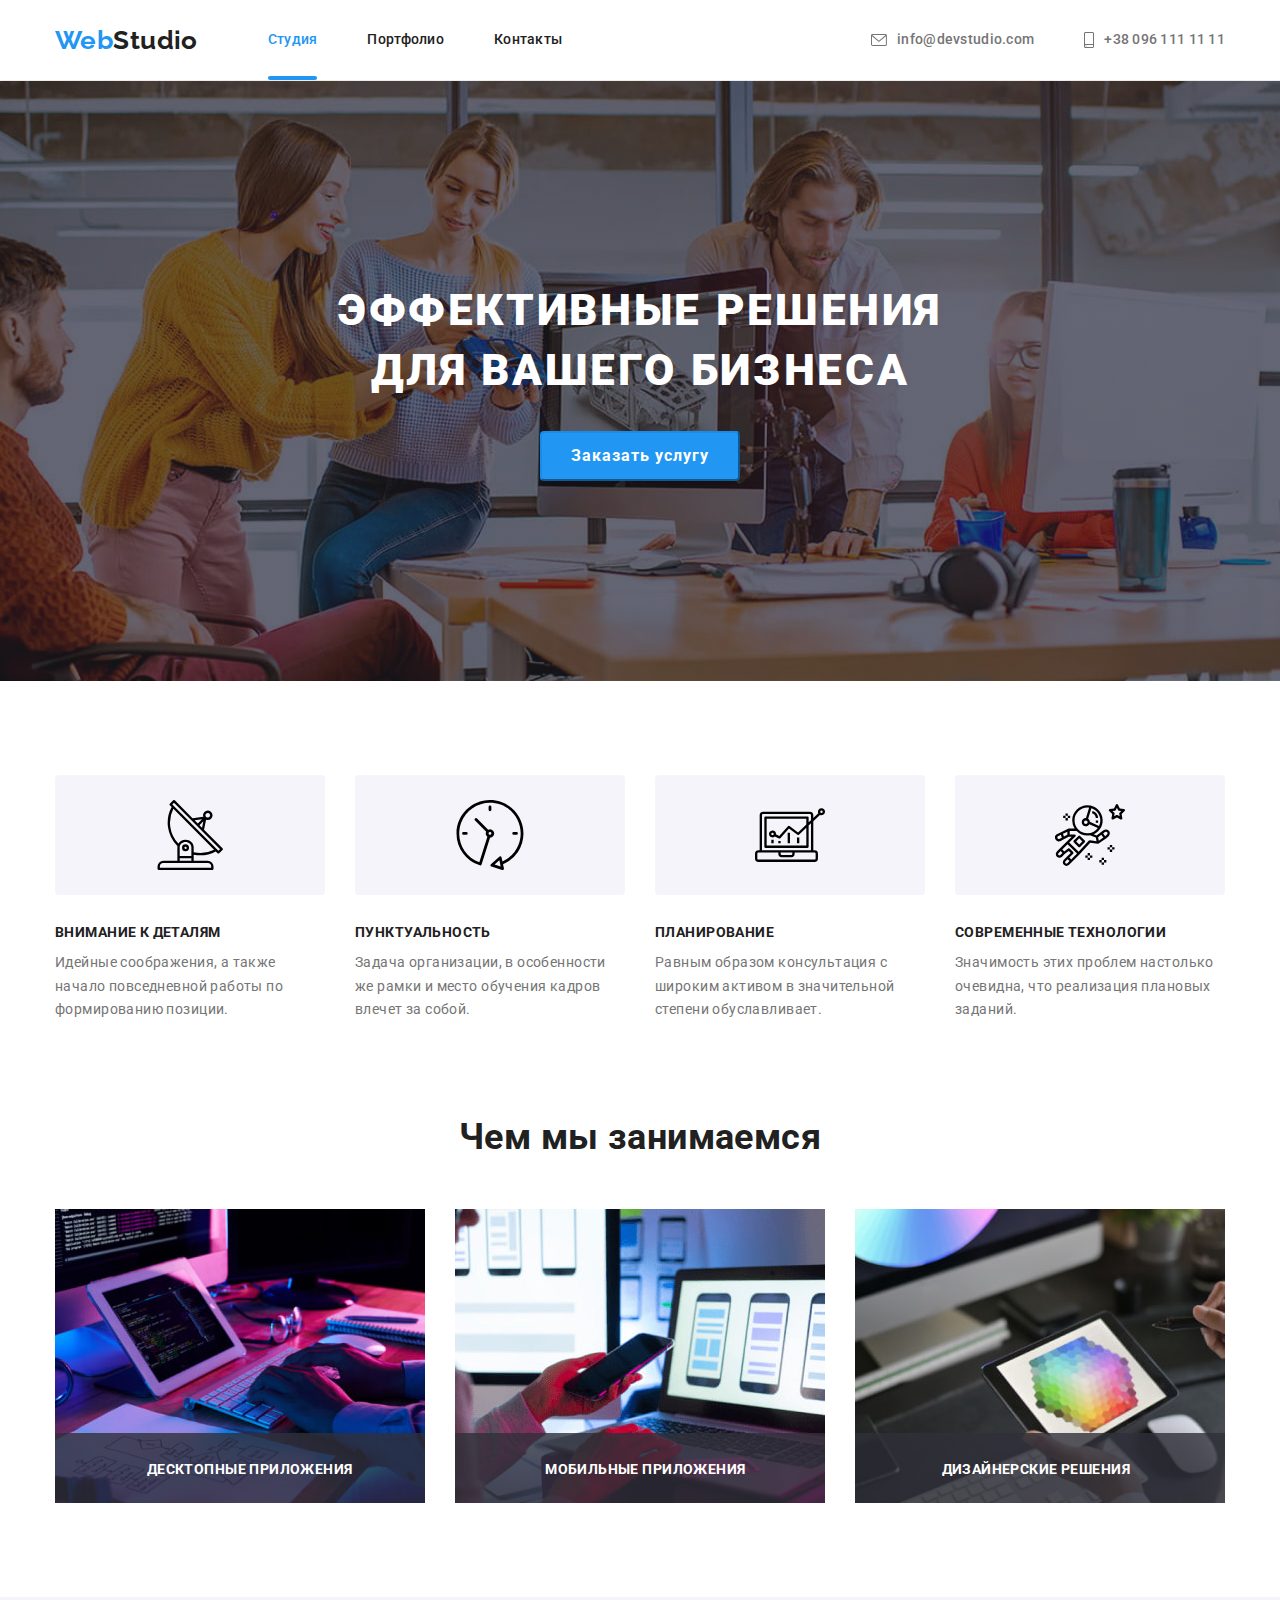
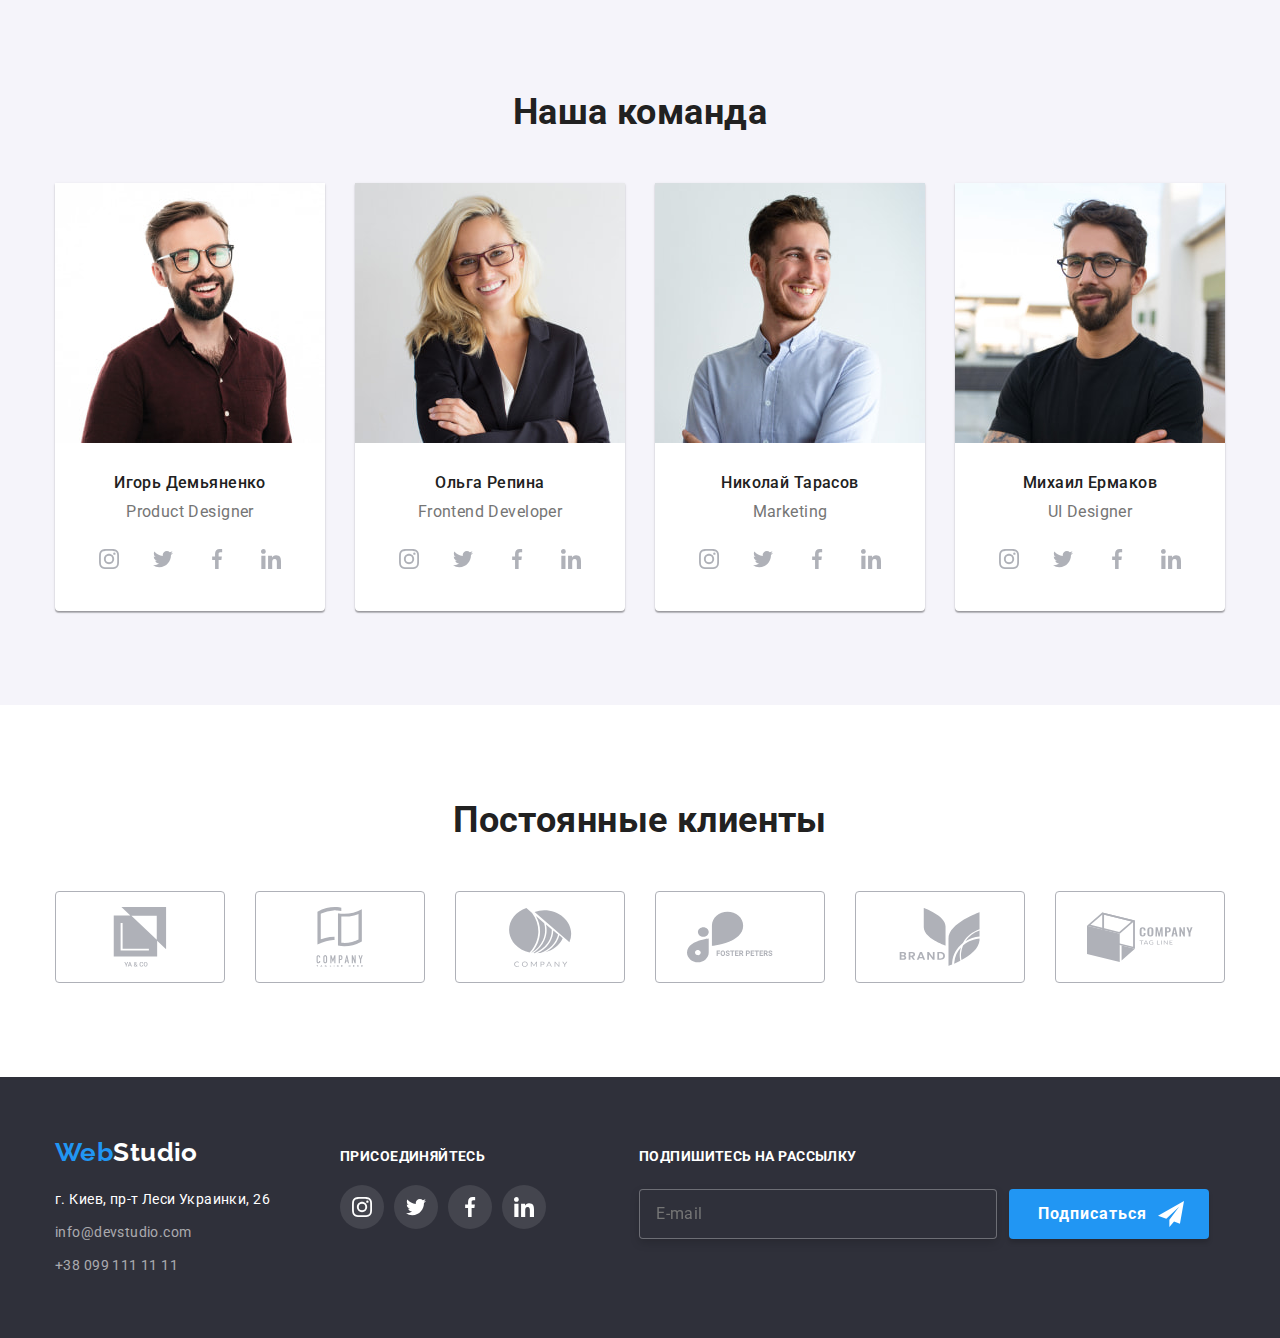
<file: index.html>
<!DOCTYPE html>
<html lang="ru">

<head>
  <meta charset="UTF-8">
  <meta http-equiv="X-UA-Compatible" content="IE=edge">
  <meta name="viewport" content="width=device-width, initial-scale=1.0">
  <title>WebStudio</title>
  <link rel="preconnect" href="https://fonts.googleapis.com">
  <link rel="preconnect" href="https://fonts.gstatic.com" crossorigin>
  <link href="https://fonts.googleapis.com/css2?family=Raleway:wght@700&family=Roboto:wght@400;500;700;900&display=swap"
    rel="stylesheet">
  <link rel="stylesheet" href="https://cdnjs.cloudflare.com/ajax/libs/modern-normalize/1.1.0/modern-normalize.min.css">
  <link rel="stylesheet" href="./css/styles.css">
</head>

<body>
  <!-- Шапака сайта -->
  <header class="header ">
    <div class="container container-nav">
      <nav class="navigation">
        <a class="logo" href="./index.html">Web<span class="logo-header">Studio</span></a>
        <ul class="list-force header-navigation">
          <li class="site-nav"><a class="link carent" href="./index.html">Студия</a></li>
          <li class="site-nav"><a class="link" href="./portfolio.html">Портфолио</a></li>
          <li class="site-nav"><a class="link" href="#Контакти">Контакты</a></li>
        </ul>
      </nav>
      <ul class="mail-nav">
        <li class="site-nav link-hover"><a class="force-contact link" href="mailto:info@devstudio.com"><svg
              class="svg-header" width="16" height="12">
              <use href="./images/sprite.svg#icon-envelope"></use>
            </svg> info@devstudio.com</a></li>
        <li class="site-nav"><a class="force-contact link" href="tel:+380961111111"><svg class="svg-header" width="10"
              height="16">
              <use href="./images/sprite.svg#icon-smartphone"></use>
            </svg> +38 096 111 11 11</a></li>
      </ul>
    </div>
  </header>
  <!-- мейн-контент -->
  <main>
    <section class="main-section section">
      <div class="container">
        <h1 class="main-title">Эффективные решения для вашего бизнеса</h1>
        <div class="conteiner-main-btn">
          <button class="main-btn" type="button" data-modal-open>Заказать услугу</button>
        </div>
        <!-- модельне вікно -->
        <div class="back-drop is-hidden" data-modal>
          <div class="model-wraper">
            <button class="btn-back-drop" type="button" data-modal-close>
              <svg class="svg-btn-close" width="11" height="11">
                <use href="./images/sprite.svg#icon-closed"></use>
              </svg>
            </button>
            <!-- форма модального вікна -->
            <form class="form-wraper" autocomplete="off">
              <stirike class="title-form-back-drop">Оставьте свои данные, мы вам перезвоним</stirike>
              <div class="container-form-wraper">
                <input class="input-wraper" type="text" name="user-name" placeholder=" " id="name">
                <label class="lable-wraper" for="name">Имя
                </label>
                <span class="form-wraper-swg">
                  <svg height="12" width="12">
                    <use href="./images/sprite.svg#icon-Vector-5"></use>
                  </svg>
                </span>
              </div>
              <div class="container-form-wraper">
                <input class="input-wraper" type="tel" name="user-telephone" placeholder=" " id="telephone">
                <label class="lable-wraper" for="telephone">Телефон
                </label>
                <span class="form-wraper-swg">
                  <svg height="13" width="13">
                    <use href="./images/sprite.svg#icon-Vector-6"></use>
                  </svg>
                </span>
              </div>
              <div class="container-form-wraper">
                <input class="input-wraper" type="email" name="user-email" placeholder=" " id="email-address">
                <label class="lable-wraper" for="email-address">Почта
                </label>
                <span class="form-wraper-swg">
                  <svg height="15" width="12">
                    <use href="./images/sprite.svg#icon-Vector-7"></use>
                  </svg>
                </span>
              </div>
              <div class="container-form-wraper">
                <textarea class="texterea-form-wraper" name="coments" id="coments" placeholder=" Введите текст"
                  rows="7"></textarea>
                <label class="lable-wraper texterea-lable-wraper" for="coments"> Комментарий
                </label>
              </div>
              <div class="container-wraper-private">
                <label class="label-checkbox-type" for="checkboxe-type">Соглашаюсь с рассылкой и принимаю <span><a
                      class="link-form-wraper" href="./">Условия
                      договора</a></span>
                  <input class="checkbox-private-input" type="checkbox" name="checkboxe" id="checkboxe-type">
                  <span class="custom-chechbox">
                    <svg class="swg-custom" width="16" height="15">
                      <use href="./images/sprite.svg#icon-ok"></use>
                    </svg> </span>
                </label>
              </div>
              <div class="container-wraper-button">
                <button class="main-btn" type="submit">Отправить </button>
              </div>
            </form>
          </div>
        </div>
      </div>
    </section>
    <!-- особливості -->
    <section class="section section-specifics">
      <div class="container">
        <ul class="list list-specific">
          <li class="list-item">
            <div class="div-svg-specification"><svg class="icon-specification" width="70px" height="70px">
                <use href="./images/sprite.svg#icon-Group-4"></use>
              </svg></div>
            <h3 class="list-title">Внимание к деталям</h3>
            <p>
              Идейные соображения, а также начало повседневной работы по
              формированию позиции.
            </p>
          </li>
          <li class="list-item">
            <div class="div-svg-specification"><svg class="icon-specification" width="70px" height="70px">
                <use href="./images/sprite.svg#icon-clock"></use>
              </svg></div>

            <h3 class="list-title">Пунктуальность</h3>
            <p>
              Задача организации, в особенности же рамки и место обучения кадров
              влечет за собой.
            </p>
          </li>
          <li class="list-item">
            <div class="div-svg-specification"><svg class="icon-specification" width="70px" height="70px">
                <use href="./images/sprite.svg#icon-diagram"></use>
              </svg></div>
            <h3 class="list-title">Планирование</h3>
            <p>
              Равным образом консультация с широким активом в значительной
              степени обуславливает.
            </p>
          </li>
          <li class="list-item">
            <div class="div-svg-specification">
              <svg width="70px" height="70px">
                <use href="./images/sprite.svg#icon-astronaut"></use>
              </svg>
            </div>
            <h3 class="list-title">Современные технологии</h3>
            <p>
              Значимость этих проблем настолько очевидна, что реализация
              плановых заданий.
            </p>
          </li>
        </ul>
      </div>
    </section>
    <!-- Наші послуги -->
    <section class="section section-poslygi">
      <div class="container">
        <h2 class="poslygi-title">Чем мы занимаемся</h2>
        <ul class="list list-flex">
          <li class="list-li">
            <img class="img-link" src="./images/title/work.jpg" alt="фото-работи" width="370" />
            <p class="img-poslygi-title">Десктопные приложения</p>
          </li>
          <li class="list-li">
            <img class="img-link" src="./images/title/comp.jpg" alt="фото-разметки" width="370" />
            <p class="img-poslygi-title">Мобильные приложения</p>
          </li>
          <li class="list-li">
            <img class="img-link" src="./images/title/rscolor.jpg" alt="фото-растрових-цветов" width="370" />
            <p class="img-poslygi-title">Дизайнерские решения</p>
          </li>
        </ul>
      </div>
    </section>
    <!-- наша команда -->
    <section class="tim section section-tim">
      <div class="container">
        <h2 class="cmd-title">Наша команда</h2>
        <ul class="list list-flex">
          <li class="list-cmd">
            <img class="img-link" src="./images/title/ihor-dem.jpg" alt="фото-игорь" width="270" />
            <div class="tim-title">
              <h3 class="cmd-user">Игорь Демьяненко</h3>
              <p class="cmd-prof">Product Designer</p>
              <!-- соц-мережі-->
              <ul class="socials-item">
                <li class="svg-item">
                  <a class="link-svg" href="https://www.instagram.com/" target="_blank" aria-label="иконка instagram"
                    rel="noopener norefferer">
                    <svg class="socials-svg" width="20" height="20">
                      <use href="./images/sprite.svg#icon-instagram"></use>
                    </svg>
                  </a>
                </li>
                <li class="svg-item">
                  <a class="link-svg" href="https://twitter.com/" aria-label="иконка twitter" target="_blank"
                    rel="noopener norefferer">
                    <svg class="socials-svg" width="20" height="20">
                      <use href="./images/sprite.svg#icon-twitter"></use>
                    </svg>
                  </a>
                </li>
                <li class="svg-item">
                  <a class="link-svg" href="https://www.facebook.com/" aria-label="иконка facebook" target="_blank"
                    rel="noopener norefferer">
                    <svg class="socials-svg" width="20" height="20">
                      <use href="./images/sprite.svg#icon-facebook"></use>
                    </svg>
                  </a>
                </li>
                <li class="svg-item">
                  <a class="link-svg" href="https://www.linkedin.com/" aria-label="иконка linkedin" target="_blank"
                    rel="noopener norefferer">
                    <svg class="socials-svg" width="20" height="20">
                      <use href="./images/sprite.svg#icon-linkedin"></use>
                    </svg>
                  </a>
                </li>
              </ul>
            </div>
          </li>
          <li class="list-cmd">
            <img class="img-link" src="./images/title/olga-rep.jpg" alt="фото-ольга" width="270" />
            <div class="tim-title">
              <h3 class="cmd-user">Ольга Репина</h3>
              <p class="cmd-prof">Frontend Developer</p>
              <!-- соц-мережі-- -->
              <ul class="socials-item">
                <li class="svg-item">
                  <a class="link-svg" href="https://www.instagram.com/" target="_blank" aria-label="иконка instagram"
                    target="_blank" rel="noopener norefferer">
                    <svg class="socials-svg" width="20" height="20">
                      <use href="./images/sprite.svg#icon-instagram"></use>
                    </svg>
                  </a>
                </li>
                <li class="svg-item">
                  <a class="link-svg" href="https://twitter.com/" aria-label="иконка twitter" target="_blank"
                    rel="noopener norefferer">
                    <svg class="socials-svg" width="20" height="20">
                      <use href="./images/sprite.svg#icon-twitter"></use>
                    </svg>
                  </a>
                </li>
                <li class="svg-item">
                  <a class="link-svg" href="https://www.facebook.com/" aria-label="иконка facebook" target="_blank"
                    rel="noopener norefferer">
                    <svg class="socials-svg" width="20" height="20">
                      <use href="./images/sprite.svg#icon-facebook"></use>
                    </svg>
                  </a>
                </li>
                <li class="svg-item">
                  <a class="link-svg" href="https://www.linkedin.com/" aria-label="иконка linkedin" target="_blank"
                    rel="noopener norefferer">
                    <svg class="socials-svg" width="20" height="20">
                      <use href="./images/sprite.svg#icon-linkedin"></use>
                    </svg>
                  </a>
                </li>
              </ul>
            </div>
          </li>
          <li class="list-cmd">
            <img class="img-link" src="./images/title/nikola-tar.jpg" alt="фото-николай" width="270" />
            <div class="tim-title">
              <h3 class="cmd-user">Николай Тарасов</h3>
              <p class="cmd-prof">Marketing</p>
              <!-- соц-мережі-- -->
              <ul class="socials-item">
                <li class="svg-item">
                  <a class="link-svg" href="https://www.instagram.com/" target="_blank" aria-label="иконка instagram"
                    rel="noopener norefferer">
                    <svg class="socials-svg" width="20" height="20">
                      <use href="./images/sprite.svg#icon-instagram"></use>
                    </svg>
                  </a>
                </li>
                <li class="svg-item">
                  <a class="link-svg" href="https://twitter.com/" aria-label="иконка twitter" target="_blank"
                    rel="noopener norefferer">
                    <svg class="socials-svg" width="20" height="20">
                      <use href="./images/sprite.svg#icon-twitter"></use>
                    </svg>
                  </a>
                </li>
                <li class="svg-item">
                  <a class="link-svg" href="https://www.facebook.com/" aria-label="иконка facebook" target="_blank"
                    rel="noopener norefferer">
                    <svg class="socials-svg" width="20" height="20">
                      <use href="./images/sprite.svg#icon-facebook"></use>
                    </svg>
                  </a>
                </li>
                <li class="svg-item">
                  <a class="link-svg" href="https://www.linkedin.com/" aria-label="иконка linkedin" target="_blank"
                    rel="noopener norefferer">
                    <svg class="socials-svg" width="20" height="20">
                      <use href="./images/sprite.svg#icon-linkedin"></use>
                    </svg>
                  </a>
                </li>
              </ul>
            </div>
          </li>
          <li class="list-cmd">
            <img class="img-link" src="./images/title/meh-erm.jpg" alt="фото-михаил" width="270" />
            <div class="tim-title">
              <h3 class="cmd-user">Михаил Ермаков</h3>
              <p class="cmd-prof">UI Designer</p>
              <!-- соц-мережі-- -->
              <ul class="socials-item">
                <li class="svg-item">
                  <a class="link-svg" href="https://www.instagram.com/" target="_blank" aria-label="иконка instagram"
                    target="_blank" rel="noopener norefferer">
                    <svg class="socials-svg" width="20" height="20">
                      <use href="./images/sprite.svg#icon-instagram"></use>
                    </svg>
                  </a>
                </li>
                <li class="svg-item">
                  <a class="link-svg" href="https://twitter.com/" aria-label="иконка twitter" target="_blank"
                    rel="noopener norefferer">
                    <svg class="socials-svg" width="20" height="20">
                      <use href="./images/sprite.svg#icon-twitter"></use>
                    </svg>
                  </a>
                </li>
                <li class="svg-item">
                  <a class="link-svg" href="https://www.facebook.com/" aria-label="иконка facebook" target="_blank"
                    rel="noopener norefferer">
                    <svg class="socials-svg" width="20" height="20">
                      <use href="./images/sprite.svg#icon-facebook"></use>
                    </svg>
                  </a>
                </li>
                <li class="svg-item">
                  <a class="link-svg" href="https://www.linkedin.com/" aria-label="иконка linkedin" target="_blank"
                    rel="noopener norefferer">
                    <svg class="socials-svg" width="20" height="20">
                      <use href="./images/sprite.svg#icon-linkedin"></use>
                    </svg>
                  </a>
                </li>
              </ul>
            </div>
          </li>
        </ul>
      </div>
    </section>
    <!-- Постійні клієнти -->
    <section class="section klients-company">
      <div>
        <h2 class="cmd-title">Постоянные клиенты</h2>
        <ul class="list-company">
          <li class="constant-clients">
            <a class="company-svg" href="./">
              <svg class="svg-klienty" width="106" height="60">
                <use href="./images/sprite.svg#icon-compani-1"></use>
              </svg>
            </a>
          </li>
          <li class="constant-clients">
            <a class="company-svg" href="./">
              <svg class="svg-klienty" width="106" height="60">
                <use href="./images/sprite.svg#icon-compani-2"></use>
              </svg>
            </a>
          </li>
          <li class="constant-clients">
            <a class="company-svg" href="./">
              <svg class="svg-klienty" width="106" height="60">
                <use href="./images/sprite.svg#icon-compani-3"></use>
              </svg>
            </a></li>
          <li class="constant-clients">
            <a class="company-svg" href="./">
              <svg class="svg-klienty" width="106" height="60">
                <use href="./images/sprite.svg#icon-compani-4"></use>
              </svg>
            </a></li>
          <li class="constant-clients">
            <a class="company-svg" href="./">
              <svg class="svg-klienty" width="106" height="60">
                <use href="./images/sprite.svg#icon-compani-5"></use>
              </svg>
            </a></li>
          <li class="constant-clients">
            <a class="company-svg" href="./">
              <svg class="svg-klienty" width="106" height="60">
                <use href="./images/sprite.svg#icon-kompani-6"></use>
              </svg>
            </a></li>
        </ul>
      </div>
    </section>
  </main>
  <!-- футер сайту -->
  <footer class="footer container-footer" id="Контакти">
    <div class="container footer-flex">
      <div>
        <a class="logo logo-bootom" href="./index.html">Web<span class="logo-footer">Studio</span></a>
        <address class="address">г. Киев, пр-т Леси Украинки, 26</address>
        <ul>
          <li class="footer-list footer-email"><a class="footer-contact footer-list"
              href="mailto:info@devstudio.com">info@devstudio.com</a></li>
          <li class="footer-email"><a class="footer-contact footer-list" href="tel:+380991111111">+38
              099 111
              11 11</a></li>
        </ul>
      </div>
      <!-- соц-мережі-футеру -->
      <div class="svg-footer-socsety">
        <p class="list-title logo-footer list-footer-socsety"> присоединяйтесь</p>
        <ul class="footer-svg-list">
          <li class="svg-item">
            <a class="link-svg" href="https://www.instagram.com/" target="_blank" aria-label="иконка instagram"
              target="_blank" rel="noopener norefferer">
              <svg class="socials-svg svg-white" width="20" height="20">
                <use href="./images/sprite.svg#icon-instagram"></use>
              </svg>
            </a>
          </li>
          <li class="svg-item">
            <a class="link-svg" href="https://twitter.com/" aria-label="иконка twitter" target="_blank"
              rel="noopener norefferer">
              <svg class="socials-svg svg-white" width="20" height="20">
                <use href="./images/sprite.svg#icon-twitter"></use>
              </svg>
            </a>
          </li>
          <li class="svg-item">
            <a class="link-svg" href="https://www.facebook.com/" aria-label="иконка facebook" target="_blank"
              rel="noopener norefferer">
              <svg class="socials-svg svg-white" width="20" height="20">
                <use href="./images/sprite.svg#icon-facebook"></use>
              </svg>
            </a>
          </li>
          <li class="svg-item">
            <a class="link-svg" href="https://www.linkedin.com/" aria-label="иконка linkedin" target="_blank"
              rel="noopener norefferer">
              <svg class="socials-svg svg-white" width="20" height="20">
                <use href="./images/sprite.svg#icon-linkedin"></use>
              </svg>
            </a>
          </li>
        </ul>
      </div>
      <!-- форма в футері -->
      <form class="form-footer" action="#">
        <p class="title-btn-footer">Подпишитесь на рассылку</p>
        <div class="container-form-footer">
          <label for="user-email" type="email"></label>
          <input class="input-footer" type="email" name="email" id="email" placeholder="E-mail" autocomplete="off">
          <button class="btn-footer-form" type="submit">Подписаться</button>
        </div>
      </form>
    </div>
  </footer>

  <script src="./js/modal.js"></script>
</body>

</html>
</file>
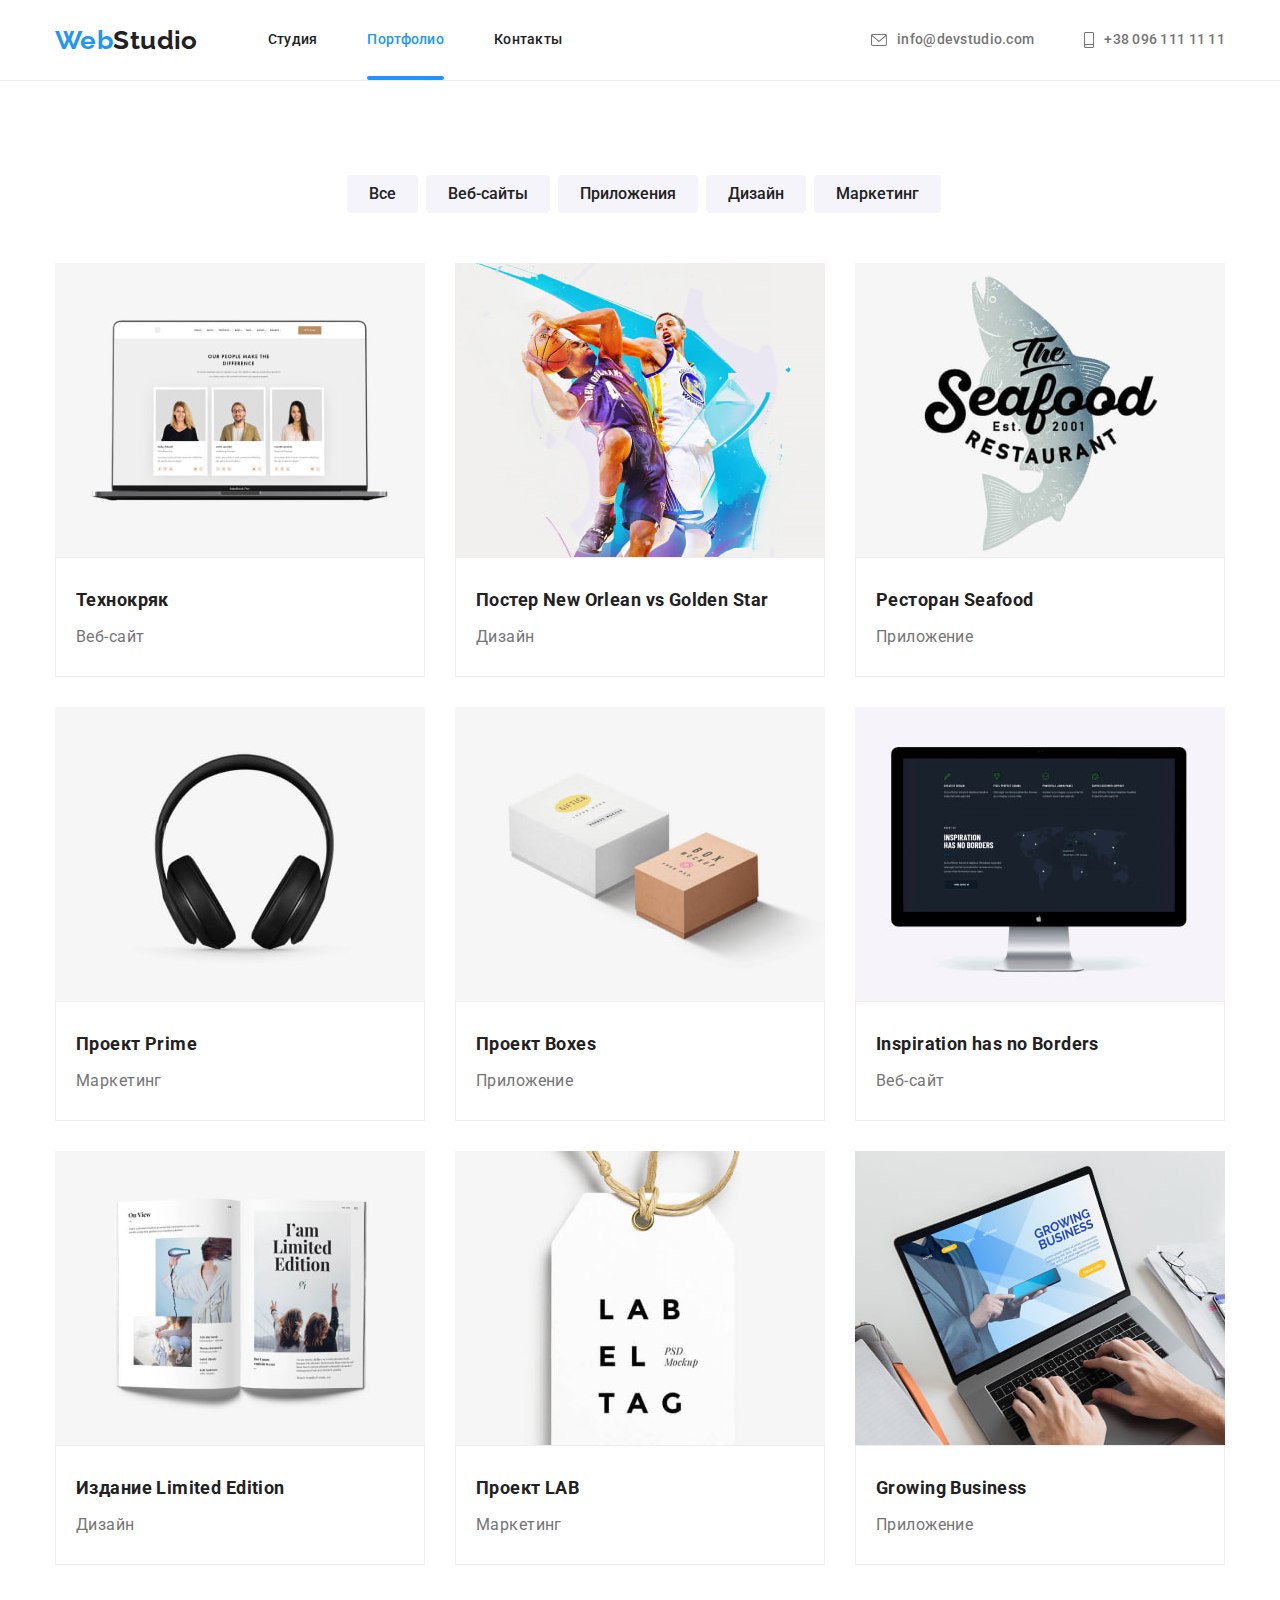
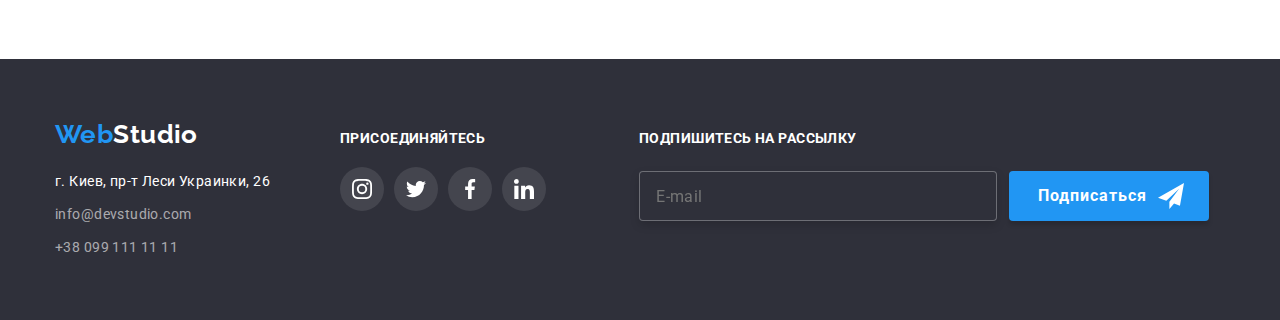
<file: portfolio.html>
<!DOCTYPE html>
<html lang="ru">

<head>
  <meta charset="UTF-8">
  <meta http-equiv="X-UA-Compatible" content="IE=edge">
  <meta name="viewport" content="width=device-width, initial-scale=1.0">
  <title>Portfolio</title>
  <link rel="preconnect" href="https://fonts.googleapis.com">
  <link rel="preconnect" href="https://fonts.gstatic.com" crossorigin>
  <link href="https://fonts.googleapis.com/css2?family=Raleway:wght@700&family=Roboto:wght@400;500;700;900&display=swap"
    rel="stylesheet">
  <link rel="stylesheet" href="https://cdnjs.cloudflare.com/ajax/libs/modern-normalize/1.1.0/modern-normalize.min.css">
  <link rel="stylesheet" href="./css/styles.css">
</head>

<body>
  <!-- Шапка -->
  <header class="header">
    <div class="container container-nav">
      <nav class="navigation">
        <a class="logo " href="./index.html">Web<span class="logo-header">Studio</span></a>
        <ul class="list-force header-navigation">
          <li class="site-nav"><a class="link" href="./index.html">Студия</a></li>
          <li class="site-nav"><a class="link carent" href="./portfolio.html">Портфолио</a></li>
          <li class="site-nav"><a class="link" href="#Контакти">Контакты</a></li>
        </ul>
      </nav>
      <ul class="mail-nav">
        <li class="site-nav"><a class="force-contact link" href="mailto:info@devstudio.com"><svg class="svg-header"
              width="16" height="12">
              <use href="./images/sprite.svg#icon-envelope"></use>
            </svg> info@devstudio.com</a></li>
        <li class="site-nav"><a class="force-contact link" href="tel:+380961111111"><svg class="svg-header" width="10"
              height="16">
              <use href="./images/sprite.svg#icon-smartphone"></use>
            </svg> +38 096 111 11 11</a></li>
      </ul>
    </div>
  </header>
  <!-- Мейн-контент -->
  <main class="main-portfolio">
    <!-- Портфолио -->
    <section class="portfolio-section section">
      <div class="container portfolio-container">
        <h1 class="porfolio-title visual-hidden">Портфолио</h1>
        <!-- кнопки портфоліо -->
        <ul class="list list-itm-portfolio">
          <li class="portfolio-batn"><button class="btn-portfolio" type="button">Все</button></li>
          <li class="portfolio-batn"><button class="btn-portfolio" type="button">Веб-сайты</button> </li>
          <li class="portfolio-batn"><button class="btn-portfolio" type="button">Приложения</button></li>
          <li class="portfolio-batn"><button class="btn-portfolio" type="button">Дизайн</button></li>
          <li class="portfolio-batn"><button class="btn-portfolio" type="button">Маркетинг</button></li>
        </ul>
        <!-- картки портфоліо -->
        <ul class="list div-portfolio-item">
          <li class="lst-portfolio-itm">
            <a class="img-link porfolio-link" href="./">
              <div class="after-description">
                <img class="img-itm" src="./images/portfolio/img-1.jpg" alt="технокряк" width="370" />
                <p class="text-overlay"> Ресурс предлагает комплексные предложения с разным уровнем функционала и
                  сервисов. Все это
                  позволит
                  посетителю получить исчерпывающие сведения о компании или частном лице.</p>
              </div>
              <div class="div-description">
                <h2 class="lst-portfolio-title">Технокряк</h2>
                <p class="lst-paragraph">Веб-сайт</p>
              </div>
            </a>
          </li>
          <li class="lst-portfolio-itm">
            <a class="img-link porfolio-link" href="./">
              <div class="after-description">
                <img class="img-itm" src="./images/portfolio/img-2.jpg" alt="постер" width="370" />
                <p class="text-overlay"> Ресурс предлагает комплексные предложения с разным уровнем функционала и
                  сервисов. Все это
                  позволит
                  посетителю получить исчерпывающие сведения о компании или частном лице.</p>
              </div>
              <div class="div-description">
                <h2 class="lst-portfolio-title">Постер New Orlean vs Golden Star</h2>
                <p class="lst-paragraph">Дизайн</p>
              </div>
            </a>
          </li>
          <li class="lst-portfolio-itm">
            <a class="img-link porfolio-link" href="./">
              <div class="after-description">
                <img class="img-itm" src="./images/portfolio/img-3.jpg" alt="ресторан" width="370" />
                <p class="text-overlay"> Ресурс предлагает комплексные предложения с разным уровнем функционала и
                  сервисов. Все это
                  позволит
                  посетителю получить исчерпывающие сведения о компании или частном лице.</p>
              </div>
              <div class="div-description">
                <h2 class="lst-portfolio-title">Ресторан Seafood</h2>
                <p class="lst-paragraph">Приложение</p>
              </div>
            </a>
          </li>
          <li class="lst-portfolio-itm">
            <a class="img-link porfolio-link" href="./">
              <div class="after-description">
                <img class="img-itm" src="./images/portfolio/img-4.jpg" alt="проект-прайм" width="370" />
                <p class="text-overlay"> Ресурс предлагает комплексные предложения с разным уровнем функционала и
                  сервисов. Все это
                  позволит
                  посетителю получить исчерпывающие сведения о компании или частном лице.</p>
              </div>
              <div class="div-description">
                <h2 class="lst-portfolio-title">Проект Prime</h2>
                <p class="lst-paragraph">Маркетинг</p>
              </div>
            </a>
          </li>
          <li class="lst-portfolio-itm">
            <a class="img-link porfolio-link" href="./">
              <div class="after-description">
                <img class="img-itm" src="./images/portfolio/img-5.jpg" alt="проект-бокс" width="370" />
                <p class="text-overlay"> Ресурс предлагает комплексные предложения с разным уровнем функционала и
                  сервисов. Все это
                  позволит
                  посетителю получить исчерпывающие сведения о компании или частном лице.</p>
              </div>
              <div class="div-description">
                <h2 class="lst-portfolio-title">Проект Boxes</h2>
                <p class="lst-paragraph">Приложение</p>
              </div>
            </a>
          </li>
          <li class="lst-portfolio-itm">
            <a class="img-link porfolio-link" href="./">
              <div class="after-description">
                <img class="img-itm" src="./images/portfolio/img-6.jpg" alt="вебсайт" width="370" />
                <p class="text-overlay"> Ресурс предлагает комплексные предложения с разным уровнем функционала и
                  сервисов. Все это
                  позволит
                  посетителю получить исчерпывающие сведения о компании или частном лице.</p>
              </div>
              <div class="div-description">
                <h2 class="lst-portfolio-title">Inspiration has no Borders</h2>
                <p class="lst-paragraph">Веб-сайт</p>
              </div>
            </a>
          </li>
          <li class="lst-portfolio-itm">
            <a class="img-link porfolio-link" href="./">
              <div class="after-description">
                <img class="img-itm" src="./images/portfolio/img-7.jpg" alt="дизайн" width="370" />
                <p class="text-overlay"> Ресурс предлагает комплексные предложения с разным уровнем функционала и
                  сервисов. Все это
                  позволит
                  посетителю получить исчерпывающие сведения о компании или частном лице.</p>
              </div>
              <div class="div-description">
                <h2 class="lst-portfolio-title">Издание Limited Edition</h2>
                <p class="lst-paragraph">Дизайн</p>
              </div>
            </a>
          </li>
          <li class="lst-portfolio-itm">
            <a class="img-link porfolio-link" href="./">
              <div class="after-description">
                <img class="img-itm" src="./images/portfolio/img-8.jpg" alt="маркетинг" width="370" />
                <p class="text-overlay"> Ресурс предлагает комплексные предложения с разным уровнем функционала и
                  сервисов. Все это
                  позволит
                  посетителю получить исчерпывающие сведения о компании или частном лице.</p>
              </div>
              <div class="div-description">
                <h2 class="lst-portfolio-title">Проект LAB</h2>
                <p class="lst-paragraph">Маркетинг</p>
              </div>
            </a>
          </li>
          <li class="lst-portfolio-itm">
            <a class="img-link porfolio-link" href="./">
              <div class="after-description">
                <img class="img-itm" src="./images/portfolio/img-9.jpg" alt="приложение" width="370" />
                <p class="text-overlay"> Ресурс предлагает комплексные предложения с разным уровнем функционала и
                  сервисов. Все это
                  позволит
                  посетителю получить исчерпывающие сведения о компании или частном лице.</p>
              </div>
              <div class="div-description">
                <h2 class="lst-portfolio-title">Growing Business</h2>
                <p class="lst-paragraph">Приложение</p>
              </div>
            </a>
          </li>
        </ul>
      </div>
    </section>
  </main>
  <!-- футер портфоліо -->
  <footer class="footer container-footer" id="Контакти">
    <div class="container footer-flex">
      <div>
        <a class="logo logo-bootom" href="./index.html">Web<span class="logo-footer">Studio</span></a>
        <address class="address">г. Киев, пр-т Леси Украинки, 26</address>
        <ul>
          <li class="footer-list footer-email"><a class="footer-contact footer-list"
              href="mailto:info@devstudio.com">info@devstudio.com</a></li>
          <li class="footer-email"><a class="footer-contact footer-list" href="tel:+380991111111">+38
              099 111
              11 11</a></li>
        </ul>
      </div>
      <!-- соц-мережі-футеру -->
      <div class="svg-footer-socsety">
        <p class="list-title logo-footer list-footer-socsety"> присоединяйтесь</p>
        <ul class="footer-svg-list">
          <li class="svg-item">
            <a class="link-svg" href="https://www.instagram.com/" target="_blank" aria-label="иконка instagram"
              target="_blank" rel="noopener norefferer">
              <svg class="socials-svg svg-white" width="20" height="20">
                <use href="./images/sprite.svg#icon-instagram"></use>
              </svg>
            </a>
          </li>
          <li class="svg-item">
            <a class="link-svg" href="https://twitter.com/" aria-label="иконка twitter" target="_blank"
              rel="noopener norefferer">
              <svg class="socials-svg svg-white" width="20" height="20">
                <use href="./images/sprite.svg#icon-twitter"></use>
              </svg>
            </a>
          </li>
          <li class="svg-item">
            <a class="link-svg" href="https://www.facebook.com/" aria-label="иконка facebook" target="_blank"
              rel="noopener norefferer">
              <svg class="socials-svg svg-white" width="20" height="20">
                <use href="./images/sprite.svg#icon-facebook"></use>
              </svg>
            </a>
          </li>
          <li class="svg-item">
            <a class="link-svg" href="https://www.linkedin.com/" aria-label="иконка linkedin" target="_blank"
              rel="noopener norefferer">
              <svg class="socials-svg svg-white" width="20" height="20">
                <use href="./images/sprite.svg#icon-linkedin"></use>
              </svg>
            </a>
          </li>
        </ul>
      </div>
      <form class="form-footer" action="#">
        <p class="title-btn-footer">Подпишитесь на рассылку</p>
        <div class="container-form-footer">
          <label for="user-email" type="email"></label>
          <input class="input-footer" type="email" name="email" id="email" placeholder="E-mail" autocomplete="off">
          <button class="btn-footer-form" type="submit">Подписаться</button>
        </div>
      </form>
    </div>
  </footer>

</body>

</html>
</file>
<file: css/styles.css>
:root {
  --milk-cl: #E5E5E5;
  --blue-cl: #2196F3;
  --grey-cl: #757575;
  --black-cl: #212121;
  --white-cl: #FFFFFF;
  --bgk-btn: #F5F4FA;
  --white-grey: #AFB1B8;
}

body {
  font-family: 'Roboto',
    sans-serif;
  font-style: normal;
  font-weight: 400;
  font-size: 14px;
  line-height: 1.71;
  letter-spacing: 0.03em;

  color: var(--grey-cl);
  background-color: var(--milk-cl);
}

/* Атрибути головного контейнеру сайту */
.container {
  width: 1200px;
  padding-left: 15px;
  padding-right: 15px;
  margin-left: auto;
  margin-right: auto;
}

h1,
h2,
h3,
h4,
h5,
h6,
p,
ul {
  margin: 0;
  padding: 0;
}

/* хедер */
.header {
  border-bottom: 1px solid #ececec;
  background-color: var(--white-cl);
}

/* силки хедеру */
.link {
  display: block;
  padding-top: 32px;
  padding-bottom: 32px;
  transition: 250ms cubic-bezier(0.4, 0, 0.2, 1);
}


.list-force .carent {
  color: var(--blue-cl);
}

.header-navigation {
  display: flex;
}

.header-navigation .site-nav+.site-nav {
  margin-left: 50px;
}

.mail-nav .site-nav+.site-nav {
  margin-left: 50px;
}

.mail-nav {
  margin-left: auto;
}

.container-nav,
.navigation {
  align-items: center;
  display: flex;
}

.mail-nav {
  display: flex;
}

.svg-header {
  justify-content: center;
  margin-right: 10px;
  fill: currentColor;
}

.site-nav {
  position: relative;
}

.carent::after {
  position: absolute;
  display: block;
  content: "";
  width: 100%;
  height: 4px;
  background: var(--blue-cl);
  border-radius: 2px;
  bottom: 0;
  left: 0;
}

/* Логотип компанії */
.logo {
  font-family: 'Raleway';
  font-style: normal;
  font-weight: 700;
  font-size: 26px;
  line-height: 1.19;

  color: var(--blue-cl);
}

.logo {
  text-decoration: none;
}

.logo-header {
  color: var(--black-cl);
  margin-right: 70px;
}

.logo-footer {
  color: var(--white-cl);
}


/* Силки конатків навігації */

.list-force a {
  font-style: normal;
  font-weight: 500;
  font-size: 14px;
  line-height: 1.14;
  letter-spacing: 0.02em;

  color: var(--black-cl);
}

ul {
  list-style: none;
}

.list-force .link:hover,
.list-force .link:focus {
  color: var(--blue-cl);
  transform: scale(1.1);
  transition: 250ms cubic-bezier(0.4, 0, 0.2, 1);

}

.list-force a {
  text-decoration: none;
}

/* Контакти */
.force-contact {
  font-weight: 500;
  font-size: 14px;
  line-height: 1.14;
  letter-spacing: 0.02em;
  color: var(--grey-cl);
  transition: 250ms cubic-bezier(0.4, 0, 0.2, 1);
}

.force-contact {
  display: flex;
  align-items: center;
  text-decoration: none;
}

.force-contact:hover,
.force-contact:focus {
  color: #2196F3;
  transform: scale(1.1);
  transition: 250ms cubic-bezier(0.4, 0, 0.2, 1);
}

/* мейн-контент */

.main-section {
  padding-top: 200px;
  padding-bottom: 200px;
  background-color: #2F303A;
  background-image: linear-gradient(to left, rgba(47, 48, 58, 0.4), rgba(47, 48, 58, 0.4)), url(../images/title/herov.jpg);
  background-repeat: no-repeat;
  background-size: cover;
  background-position: center;
}

.main-title {
  width: 696px;
  padding-bottom: 30px;
  margin-right: auto;
  margin-left: auto;
  font-weight: 900;
  font-size: 44px;
  line-height: 1.36;
  text-align: center;
  letter-spacing: 0.06em;
  text-transform: uppercase;
  color: var(--white-cl);
}

/* конопка мейна */

.conteiner-main-btn {
  display: flex;
  justify-content: space-around;
}

/* вікно бек-дропу */

.back-drop {
  position: fixed;
  top: 0;
  left: 0;
  width: 100%;
  height: 100%;
  background-color: rgba(0, 0, 0, 0.2);
  z-index: 10;
  transform: scale(1.0);
  transition: 250ms cubic-bezier(0.4, 0, 0.2, 1);
}

.back-drop.is-hidden {
  opacity: 0;
  pointer-events: none;
  visibility: hidden;
  transform: scale(0.9);
  transition: 250ms cubic-bezier(0.4, 0, 0.2, 1);
}

/* Модельне вікно */
.model-wraper {
  position: absolute;
  top: 50%;
  left: 50%;
  padding: 40px;
  padding-left: auto;
  padding-right: auto;
  transform: translate(-50%, -50%) scale(1.0);
  width: 528px;
  background-color: var(--white-cl);
  transition: 250ms cubic-bezier(0.4, 0, 0.2, 1);
}

.title-form-back-drop {
  display: block;
  font-weight: 700;
  font-size: 20px;
  line-height: 1.15;
  text-align: center;
  color: var(--black-cl);
  margin-bottom: 30px;

}

.main-btn {
  width: 200px;
  height: 50px;

  font-weight: 700;
  font-size: 16px;
  line-height: 1.88;
  text-align: center;
  letter-spacing: 0.06em;
  color: var(--white-cl);
  background-color: var(--blue-cl);
  transition: 250ms cubic-bezier(0.4, 0, 0.2, 1);
  border-color: #188CE8;
  box-shadow: 0px 4px 4px rgba(0, 0, 0, 0.15);
  border-radius: 4px
}

.main-btn:hover,
.main-btn:focus,
.main-btn:active {
  background-color: #188CE8;
  transform: scale(0.9);
  transition: 250ms cubic-bezier(0.4, 0, 0.2, 1);
}

.main-btn,
.btn-portfolio {
  cursor: pointer;
}

/* форма врапера */

.input-wraper {
  width: 100%;
  height: 40px;
  font-size: 14px;
  line-height: 1.16;
  letter-spacing: 0.01em;
  color: #757575;
  margin-bottom: 28px;
  padding-left: 42px;
  outline-color: var(--blue-cl);
  border: 1px solid rgba(33, 33, 33, 0.2);
  border-radius: 4px;
  transition: 250ms cubic-bezier(0.4, 0, 0.2, 1);
  cursor: pointer;
}

.input-wraper:focus+.lable-wraper,
.input-wraper:not(:placeholder-shown)+.lable-wraper {
  color: var(--blue-cl);
  transform: translate(-40px, -30px);
  transition: 250ms cubic-bezier(0.4, 0, 0.2, 1);
}

.link-form-wraper {
  color: var(--blue-cl);
}

.label-checkbox-type {
  margin-left: 36px;

}

/* ікнока в імпутах врапера */

.form-wraper-swg {
  position: absolute;
  top: -6px;
  left: 15px;
  transform: translateY(6%);
  padding-top: 14px;
  padding-bottom: 14px;
}

.input-wraper:focus~.form-wraper-swg {
  fill: var(--blue-cl);
  transition: 250ms cubic-bezier(0.4, 0, 0.2, 1);
}

.container-form-wraper {
  position: relative;
}

.lable-wraper {
  position: absolute;
  left: 42px;
  top: 17px;
  transform: translateY(-17%);
  font-size: 12px;
  line-height: 1.16;
  letter-spacing: 0.01em;

  color: #757575
}

.list-title {
  margin-bottom: 10px;
  font-weight: 700;
  font-size: 14px;
  line-height: 1.14;
  text-transform: uppercase;

  color: var(--black-cl);
}


.list-specific {
  display: flex;
}

.section-specifics {
  padding-top: 94px;
  padding-bottom: 94px;
  background-color: var(--white-cl);
}

.div-svg-specification {
  display: flex;
  align-items: center;
  justify-content: center;
  margin-bottom: 30px;
  width: 270px;
  height: 120px;
  border-radius: 4px;
  background-color: #F5F4FA;
}

.btn-back-drop {
  display: flex;
  justify-content: center;
  align-items: center;
  position: absolute;
  right: 8px;
  top: 8px;
  background: #FFFFFF;
  border-radius: 50%;
  border: 1px solid rgba(0, 0, 0, 0.1);
  width: 30px;
  height: 30px;
  cursor: pointer;
  transition: 250ms cubic-bezier(0.4, 0, 0.2, 1);

}

.input-wraper:focus~.form-wraper-swg {
  fill: var(--blue-cl);
  transition: 250ms cubic-bezier(0.4, 0, 0.2, 1);
}

.container-form-wraper {
  position: relative;
}

.lable-wraper {
  position: absolute;
  left: 42px;
  top: 13px;
  transform: translateY(13%);
  font-size: 12px;
  line-height: 1.16;
  letter-spacing: 0.01em;

  color: #757575;
  transition: 250ms cubic-bezier(0.4, 0, 0.2, 1);
}

.btn-back-drop:hover .svg-btn-close,
.btn-back-drop:focus .svg-btn-close {
  fill: var(--blue-cl);
  transition: 250ms cubic-bezier(0.4, 0, 0.2, 1);
}

.list-item {
  display: block;
  width: 270px;
}

.list-specific .list-item+.list-item {
  margin-left: 30px;
}

.texterea-form-wraper {
  resize: none;
  width: 100%;
  height: 120px;
  font-size: 14px;
  line-height: 1.16;
  letter-spacing: 0.01em;
  color: #757575;
  padding: 12px 16px;
  margin-bottom: 20px;
  outline-color: var(--blue-cl);
  border: 1px solid rgba(33, 33, 33, 0.2);
  border-radius: 4px;
  transition: 250ms cubic-bezier(0.4, 0, 0.2, 1);
  cursor: pointer;
}

.lable-wraper {
  cursor: pointer;
}

.texterea-lable-wraper {
  position: absolute;
  left: 1px;
  top: -19px;
  font-size: 12px;
  line-height: 1.16;
  letter-spacing: 0.01em;

  color: #757575;
  transition: 250ms cubic-bezier(0.4, 0, 0.2, 1);
}

.container-wraper-private {
  position: relative;
  margin-bottom: 30px;
  transition: 250ms cubic-bezier(0.4, 0, 0.2, 1);
}

.checkboxe-type {
  position: relative;
}

.custom-chechbox {
  position: absolute;
  top: 3px;
  left: 0;
  margin-left: 14px;

  transform: translateY(-3%);
  width: 16px;
  height: 15px;
  outline: 2px solid var(--black-cl);
  border-radius: 2px;
  outline-offset: -2px;
  transition: 250ms cubic-bezier(0.4, 0, 0.2, 1);
}

.checkbox-private-input {
  position: absolute;
  width: 1px;
  height: 1px;
  overflow: hidden;
  clip: rect(0, 0, 0, 0);
}


.checkbox-private-input:checked+.custom-chechbox {
  background-color: var(--blue-cl);
  transition: 250ms cubic-bezier(0.4, 0, 0.2, 1);
  outline-color: var(--blue-cl);
}

.checkbox-private-input:focus+.custom-chechbox {
  outline-color: var(--black-cl);
}

.container-wraper-button {
  display: flex;
  justify-content: center;
}

/* секція особливості */


/* Наші послуги */

.section-poslygi {
  padding-bottom: 94px;
  background-color: var(--white-cl);
  position: relative;
}

.poslygi-title {
  margin-bottom: 50px;
  font-weight: 700;
  font-size: 36px;
  line-height: 1.17;
  text-align: center;

  color: var(--black-cl);
}

.texterea-form-wraper:focus+.texterea-lable-wraper {
  color: var(--blue-cl);
  transition: 250ms cubic-bezier(0.4, 0, 0.2, 1);
}

/* наша команда */

.section-tim {
  padding-top: 94px;
  padding-bottom: 94px;
}

.cmd-title {
  margin-bottom: 50px;

  font-weight: 700;
  font-size: 36px;
  line-height: 42px;
  line-height: 1.17;
  text-align: center;

  color: var(--black-cl);
}

.socials-item {
  display: flex;
  justify-content: center;
  align-items: center;
}

.socials-svg {
  fill: var(--white-grey);
  transition: 250ms cubic-bezier(0.4, 0, 0.2, 1);
}

.link-svg {
  display: flex;
  align-items: center;
  justify-content: center;
  width: 44px;
  height: 44px;
  border-radius: 50%;
  background-color: rgba(255, 255, 255, 0.1);
  transition: 250ms cubic-bezier(0.4, 0, 0.2, 1);
}

.link-svg:hover {
  background-color: var(--blue-cl);
  transform: scale(1.4);
  transition: 250ms cubic-bezier(0.4, 0, 0.2, 1);
}

.link-svg:hover .socials-svg,
.link-svg:focus .socials-svg {
  fill: var(--white-cl);
  transition: 250ms cubic-bezier(0.4, 0, 0.2, 1);
}

.link-svg:focus {
  background-color: var(--blue-cl);
  transition: 250ms cubic-bezier(0.4, 0, 0.2, 1);
}

.link-svg:focus .socials-svg {
  fill: var(--white-cl);
  transition: 250ms cubic-bezier(0.4, 0, 0.2, 1);
}

.svg-item {
  margin-left: 10px;
}

.svg-white {
  fill: var(--white-cl);
}

.svg-item:first-child {
  margin-left: 0px;
}


.lin .link-inst:hover {
  background-color: var(--blue-cl);
  transition: 250ms cubic-bezier(0.4, 0, 0.2, 1);
}

.tim {
  background-color: #F5F4FA;
}

.list-cmd {
  box-shadow: 0px 1px 3px rgba(0, 0, 0, 0.12),
    0px 1px 1px rgba(0, 0, 0, 0.14),
    0px 2px 1px rgba(0, 0, 0, 0.2);
  border-radius: 0px 0px 4px 4px;
  background-color: var(--white-cl);
}

.list .list-cmd+.list-cmd {
  margin-left: 30px;
}

.cmd-user {
  font-weight: 500;
  font-size: 16px;
  line-height: 1.19;
  text-align: center;

  color: var(--black-cl);
}

.cmd-prof {
  margin-top: 10px;
  margin-bottom: 16px;
  font-size: 16px;
  line-height: 1.19;
  text-align: center;
}

.tim-title {
  padding-top: 30px;
  padding-bottom: 30px;
}

/* футер */
.address {
  text-decoration: none;
  font-style: normal;

  color: var(--white-cl);
}

/* сторінка портфоліо */

.portfolio-section {
  padding-top: 94px;
  padding-bottom: 94px;
}

.visual-hidden {
  transform: scale(0);
}

.main-portfolio {
  background-color: var(--white-cl);
}

/* кнопки на сторінці портфоліо */

.btn-portfolio {
  padding: 6px 22px;
  Font-family: inherit;
  font-weight: 500;
  font-size: 16px;
  line-height: 1.62;
  text-align: center;

  color: var(--black-cl);
  background: #F5F4FA;
  border-radius: 4px;
  border: none;
  transition: 250ms cubic-bezier(0.4, 0, 0.2, 1);
}

.portfolio-container {
  display: block;
}

.list-itm-portfolio {
  display: flex;
  margin-bottom: 50px;
  justify-content: center;
}

.portfolio-batn {
  margin-left: 8px;
}

.btn-portfolio:hover,
.btn-portfolio:focus {
  color: var(--white-cl);
  background-color: var(--blue-cl);
  box-shadow: 0px 3px 1px rgba(0, 0, 0, 0.1),
    0px 1px 2px rgba(0, 0, 0, 0.08),
    0px 2px 2px rgba(0, 0, 0, 0.12);
  border-radius: 4px;
  transform: scale(1.1);
  transition: 250ms cubic-bezier(0.4, 0, 0.2, 1);
}

.list a {
  text-decoration: none;
}

.list-flex {
  display: flex;
}

.list-flex .list-li+.list-li {
  margin-left: 30px;
}

.lst-portfolio-title {
  margin-bottom: 4px;
  font-weight: 700;
  font-size: 18px;
  line-height: 2.00;

  color: var(--black-cl);
}

.lst-portfolio {
  background-color: var(--white-cl);
}

.div-portfolio-item {
  display: flex;
  flex-wrap: wrap;
}

.lst-portfolio-itm {
  margin-right: 30px;
  margin-bottom: 30px;
}


.lst-portfolio-itm:nth-child(3n) {
  margin-right: 0;
}

.lst-portfolio-itm:nth-last-child(-n+3) {
  margin-bottom: 0;
}

.div-description {
  padding: 24px 20px;
  border: 1px solid #EEEEEE;
}

.lst-paragraph {
  font-size: 16px;
  line-height: 1.88;
  color: var(--grey-cl);
}

.after-description {
  position: relative;
  overflow: hidden;
}

.after-description::before {
  display: block;
  content: "";
  position: absolute;
  width: 100%;
  height: 100%;
  background-color: rgba(33, 150, 243, 0.9);
  transform: translatey(100%);
  transition: 250ms cubic-bezier(0.4, 0, 0.2, 1);
  cursor: pointer;
  opacity: 0;
}

.text-overlay {
  position: absolute;
  top: 20%;
  left: 10%;
  transform: translate(-20%, -10%);

  font-size: 18px;
  line-height: 1.56;
  color: #FFFFFF;
  transform: translatey(100%);
  transition: 250ms cubic-bezier(0.4, 0, 0.2, 1);
  opacity: 0;

}

.visual-hidden {
  scale: (0);
  position: fixed;
}

.lst-portfolio-itm:hover .after-description::before,
.lst-portfolio-itm:hover .text-overlay,
.porfolio-link:focus .text-overlay,
.porfolio-link:focus .after-description::before {
  transform: translate(0);
  opacity: 1;
  transform: scale(1.1);
  transition: 250ms cubic-bezier(0.4, 0, 0.2, 1);
}

/* Наші клієнти */

.klients-company {
  padding-top: 94px;
  padding-bottom: 94px;
  background-color: var(--white-cl);
}

.list-company {
  display: flex;
  align-items: center;
  justify-content: center;
}

.company-svg {
  display: flex;
  align-items: center;
  justify-content: center;
  width: 170px;
  height: 92px;
  border: 1px solid #AFB1B8;
  border-radius: 4px;
  transition: 250ms cubic-bezier(0.4, 0, 0.2, 1);
}

.svg-klienty {
  fill: var(--white-grey);

}

.company-svg:hover,
.company-svg:focus {
  border-color: var(--blue-cl);
  transform: scale(0.9);
  transition: 250ms cubic-bezier(0.4, 0, 0.2, 1);

}

.constant-clients {
  margin-right: 30px;
}

.constant-clients:last-child {
  margin-right: 0;
}

.company-svg:hover .svg-klienty,
.company-svg:focus .svg-klienty {
  fill: var(--blue-cl);
  transition: 250ms cubic-bezier(0.4, 0, 0.2, 1);
  transform: scale(0.9);
}


/* футер */

.footer {
  background-color: #2F303A;
}

.logo-footer {
  color: var(--white-cl);
}

.logo-bootom {
  display: block;

  margin-bottom: 20px;
}

.footer-contact {
  text-decoration: none;
  color: rgba(255, 255, 255, 0.6);
  transition: 250ms cubic-bezier(0.4, 0, 0.2, 1);
}

.footer-list {
  margin-top: 9px;
  transition: 250ms cubic-bezier(0.4, 0, 0.2, 1);
}

.container-footer {
  padding-top: 60px;
  padding-bottom: 60px;
}

.img-link,
.img-itm {
  display: block;
  max-width: 100%;
}


.list-li {
  position: relative;
}


.list-li::before {
  position: absolute;
  display: block;
  content: "";
  width: 100%;
  height: 70px;
  background: rgba(47, 48, 58, 0.8);
  bottom: 0;
  left: 0;

}

.img-poslygi-title {
  position: absolute;
  font-weight: 700;
  line-height: 1.14;
  text-align: center;
  text-transform: uppercase;

  color: var(--white-cl);
  bottom: 30px;
  left: 30px;
  transform: translate(30%, 30%);
}

.porfolio-link:hover,
.porfolio-link:focus {
  box-shadow: 0px 1px 1px rgba(0, 0, 0, 0.12),
    0px 4px 4px rgba(0, 0, 0, 0.06),
    1px 4px 6px rgba(0, 0, 0, 0.16);
  transition: 250ms cubic-bezier(0.4, 0, 0.2, 1);
  transform: scale(0.9);
}

.porfolio-link {
  transition: 250ms cubic-bezier(0.4, 0, 0.2, 1);

}

.footer-soce-svg {
  margin-left: 156px;
  margin-top: 72px;
}

.footer-logo-adress {

  margin-right: 70px;
}

.footer-svg-list {
  display: flex;
}

.footer-flex {
  display: flex;
  align-items: baseline;
}

.svg-footer-socsety {
  margin-left: 70px;
}

.footer-email {
  transition: 250ms cubic-bezier(0.4, 0, 0.2, 1);
}

.footer-contact {
  display: block;
}

.footer-contact:hover,
.footer-contact:focus {
  color: var(--blue-cl);
  transform: scale(1.2);
  transition: 250ms cubic-bezier(0.4, 0, 0.2, 1);
}


/* форма футер */

.title-btn-footer {
  font-weight: 700;
  font-size: 14px;
  text-transform: uppercase;
  color: #FFFFFF;
  margin-bottom: 20px;
}

.btn-footer-form {
  width: 200px;
  height: 50px;
  padding-left: 29px;
  padding-bottom: 10px;
  padding-top: 10px;
  margin-left: 12px;
  background: #2196F3;
  box-shadow: 0px 4px 4px rgba(0, 0, 0, 0.15);
  border-radius: 4px;
  font-weight: 700;
  font-size: 16px;
  line-height: 1.88;
  display: flex;
  align-items: center;
  text-align: center;
  letter-spacing: 0.06em;

  color: #FFFFFF;
  border: none;
  cursor: pointer;
  border-color: #188CE8;
}

.btn-footer-form::after {
  display: block;
  content: "";
  width: 24px;
  height: 24px;
  background-image: url(../images/svg/send.svg);
  background-repeat: no-repeat;
  background-size: contain;
  background-position: center;
  padding-right: 28px;
  padding-top: 13px;
  padding-bottom: 13px;
  margin-left: 10px;
}

.input-footer {
  width: 358px;
  height: 50px;
  border: 1px solid rgba(255, 255, 255, 0.3);
  filter: drop-shadow(0px 4px 4px rgba(0, 0, 0, 0.15));
  border-radius: 4px;
  background: #2F303A;

  font-size: 16px;
  line-height: 1.25;
  display: flex;
  align-items: center;
  justify-content: center;
  letter-spacing: 0.03em;
  padding-left: 16px;
  padding-top: 15px;
  padding-bottom: 15px;

  color: var(--white-cl);
  transition: 250ms cubic-bezier(0.4, 0, 0.2, 1);
}

.container-form-footer {
  display: flex;
}

.form-footer {
  margin-left: 93px;
}

.list-footer-socsety {
  margin-bottom: 20px;
}

.btn-footer-form:focus,
.btn-footer-form:hover {
  background-color: #188CE8;
  transform: scale(0.9);
  transition: 250ms cubic-bezier(0.4, 0, 0.2, 1)
}
</file>
